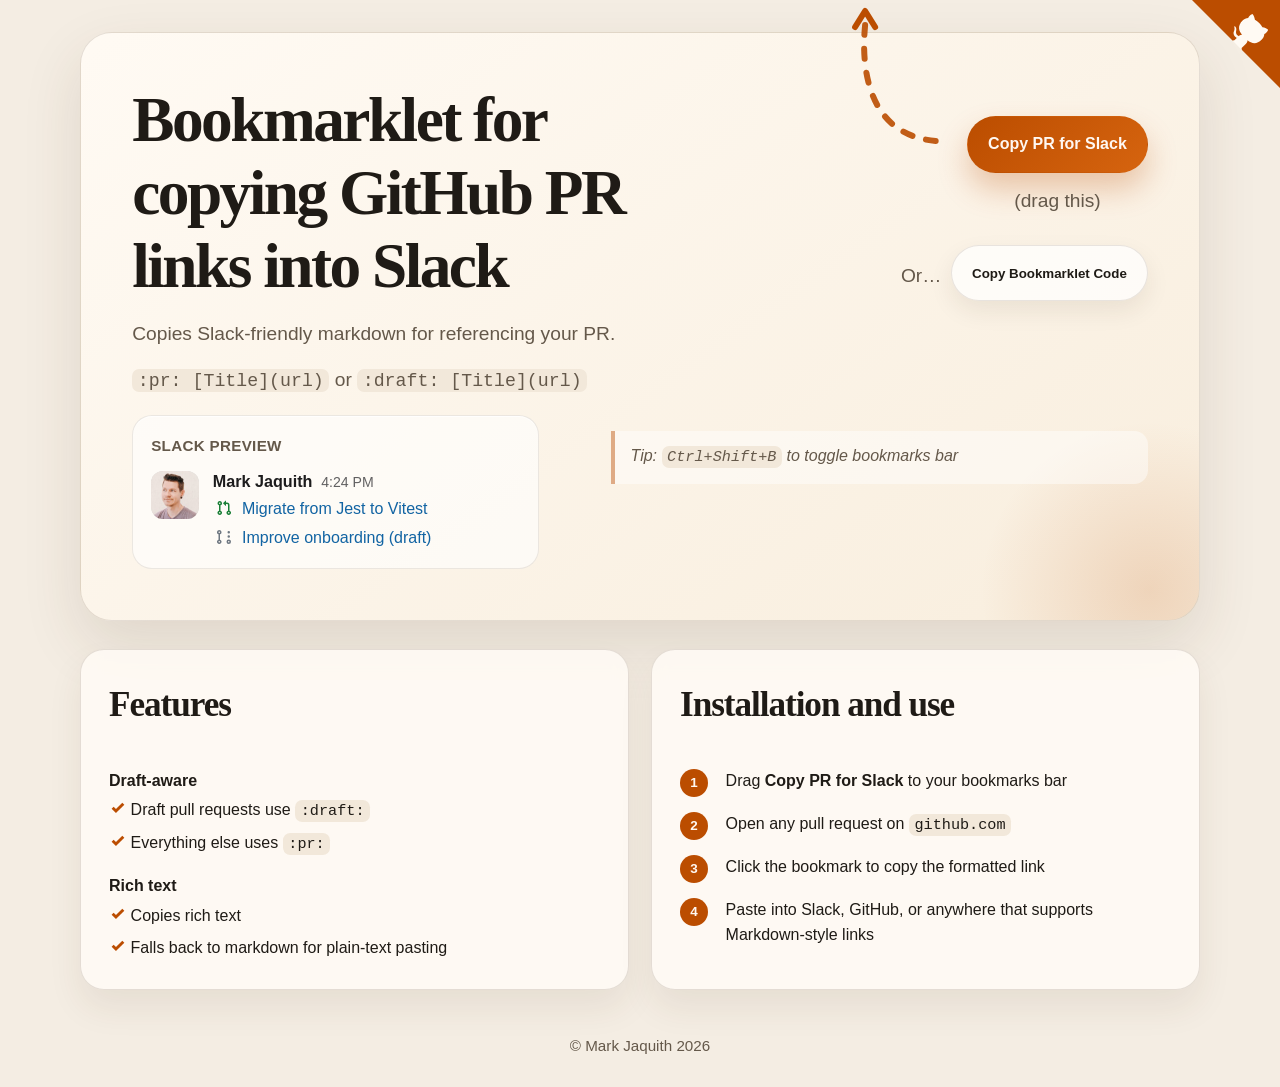
<file: docs/index.html>
<!doctype html>
<html lang="en">
<head>
  <meta charset="utf-8">
  <meta name="viewport" content="width=device-width, initial-scale=1">
  <title>GitHub PR Slack Copy</title>
  <meta name="description" content="Install a bookmarklet that turns the current GitHub pull request into a Slack-friendly link.">
  <meta name="color-scheme" content="light only">
  <link rel="canonical" href="https://markjaquith.github.io/github-pr-slack-copy/">
  <meta property="og:title" content="GitHub PR Slack Copy">
  <meta property="og:description" content="Drag the bookmarklet to your bookmarks bar, then click it on any GitHub pull request page.">
  <meta property="og:type" content="website">
  <meta property="og:url" content="https://markjaquith.github.io/github-pr-slack-copy/">
  <meta property="og:image" content="https://markjaquith.github.io/github-pr-slack-copy/assets/social-share.png">
  <meta property="og:image:type" content="image/png">
  <meta property="og:image:width" content="1200">
  <meta property="og:image:height" content="630">
  <meta property="og:image:alt" content="Bookmarklet for copying GitHub PR links into Slack. Copies Slack-friendly markdown for referencing your PR.">
  <meta name="twitter:card" content="summary_large_image">
  <meta name="twitter:title" content="GitHub PR Slack Copy">
  <meta name="twitter:description" content="Drag the bookmarklet to your bookmarks bar, then click it on any GitHub pull request page.">
  <meta name="twitter:image" content="https://markjaquith.github.io/github-pr-slack-copy/assets/social-share.png">
  <meta name="twitter:image:alt" content="Bookmarklet for copying GitHub PR links into Slack. Copies Slack-friendly markdown for referencing your PR.">
  <style>
:root {
      --bg: #f7f1e8;
      --bg-accent: #efe2cf;
      --surface: rgba(255, 251, 245, 0.88);
      --surface-strong: #fffdf8;
      --text: #1f1b16;
      --muted: #64584a;
      --border: rgba(74, 54, 33, 0.14);
      --shadow: 0 24px 60px rgba(72, 47, 24, 0.12);
      --accent: #bb4d00;
      --accent-strong: #923600;
      --accent-soft: #fff0e4;
      --success: #23593d;
      --code-bg: #f2e8da;
      --max: 1120px;
      --radius: 24px;
      --radius-sm: 16px;
      --sans: "Avenir Next", "Segoe UI", sans-serif;
      --display: "Iowan Old Style", "Palatino Linotype", "Book Antiqua", serif;
    }

    * { box-sizing: border-box; }
    html {
      scroll-behavior: smooth;
      background: #f4ede3;
    }
    body {
      margin: 0;
      min-height: 100vh;
      font-family: var(--sans);
      color: var(--text);
      background: #f4ede3;
      line-height: 1.55;
    }

    a { color: inherit; }
    img { display: block; max-width: 100%; }
    code {
      font-family: "SFMono-Regular", "Menlo", monospace;
      font-size: 0.95em;
      background: var(--code-bg);
      border-radius: 0.45rem;
      padding: 0.12rem 0.35rem;
    }

    .page {
      width: min(calc(100% - 2rem), var(--max));
      min-height: 100vh;
      min-height: 100dvh;
      margin: 0 auto;
      padding: 32px 0 16px;
      display: flex;
      flex-direction: column;
    }

    .github-corner {
      position: fixed;
      top: 0;
      right: 0;
      z-index: 5;
      color: #fffaf3;
    }

    .github-corner svg {
      display: block;
      width: 88px;
      height: 88px;
    }

    .github-corner .octo-arm {
      transform-origin: 130px 106px;
    }

    .github-corner:hover .octo-arm,
    .github-corner:focus-visible .octo-arm {
      animation: octocat-wave 560ms ease-in-out;
    }

    .hero {
      position: relative;
      overflow: hidden;
      padding: clamp(28px, 4vw, 56px);
      border: 1px solid var(--border);
      border-radius: calc(var(--radius) + 8px);
      background: linear-gradient(145deg, rgba(255, 250, 244, 0.96), rgba(248, 237, 221, 0.96));
      box-shadow: var(--shadow);
    }

    .hero::after {
      content: "";
      position: absolute;
      inset: auto -120px -140px auto;
      width: 340px;
      height: 340px;
      border-radius: 999px;
      background: radial-gradient(circle, rgba(187, 77, 0, 0.16), transparent 70%);
      pointer-events: none;
    }

    .hero-grid {
      position: relative;
      display: grid;
      gap: 22px;
      align-items: start;
      grid-template-areas:
        "intro"
        "actions"
        "note"
        "preview";
      z-index: 1;
    }

    .hero-arrow-layer {
      position: absolute;
      top: 0;
      left: 0;
      width: 100%;
      pointer-events: none;
      z-index: 4;
    }

    .hero-intro {
      grid-area: intro;
      position: relative;
      z-index: 2;
      max-width: 42rem;
    }

    .hero-actions {
      grid-area: actions;
      position: relative;
      z-index: 2;
      display: grid;
      align-content: start;
      justify-items: start;
      gap: 0.8rem;
      min-height: 100%;
    }

    .hero h1 {
      margin: 0;
      font-family: var(--display);
      font-size: clamp(2.4rem, 6vw, 4.4rem);
      line-height: 1.15;
      letter-spacing: -0.04em;
    }

    .hero p {
      max-width: 48rem;
      margin: 1rem 0 0;
      font-size: clamp(1.05rem, 2vw, 1.2rem);
      color: var(--muted);
    }

    .cta-row {
      display: flex;
      flex-direction: column;
      align-items: flex-start;
      gap: 14px;
      margin-top: 0;
    }

    .bookmarklet-stack {
      display: flex;
      flex-direction: column;
      align-items: center;
      gap: 0.02rem;
    }

    .drag-note {
      margin: 0;
      font-size: 0.78rem;
      color: #b9afa3;
      text-align: center;
      transform: translateY(-4px);
    }

    .copy-row {
      display: flex;
      align-items: center;
      gap: 0.6rem;
      margin-top: 0.75rem;
    }

    .copy-label {
      margin: 0;
      font-size: 0.92rem;
      color: #b9afa3;
      transform: translateY(-6px);
    }

    .bookmarklet-link,
    .button {
      display: inline-flex;
      align-items: center;
      justify-content: center;
      min-height: 56px;
      padding: 0.95rem 1.25rem;
      border: 1px solid transparent;
      border-radius: 999px;
      text-decoration: none;
      font-weight: 700;
      transition: transform 180ms ease, box-shadow 180ms ease, background 180ms ease;
    }

    .bookmarklet-link {
      background: linear-gradient(135deg, var(--accent) 0%, #d6640f 100%);
      color: #fff8f2;
      box-shadow: 0 16px 30px rgba(187, 77, 0, 0.28);
      cursor: grab;
    }

    .button {
      background: rgba(255, 255, 255, 0.72);
      color: var(--text);
      border-color: rgba(74, 54, 33, 0.12);
      box-shadow: 0 10px 24px rgba(50, 34, 16, 0.08);
      cursor: pointer;
    }

    .bookmarklet-link:hover,
    .bookmarklet-link:focus-visible,
    .button:hover,
    .button:focus-visible {
      transform: translateY(-2px);
    }

    .bookmarklet-link:focus-visible,
    .button:focus-visible {
      outline: 3px solid rgba(187, 77, 0, 0.25);
      outline-offset: 3px;
    }

    .note {
      grid-area: note;
      margin: 0;
      padding: 0.85rem 1rem;
      border-left: 4px solid rgba(187, 77, 0, 0.45);
      border-radius: 0 14px 14px 0;
      background: rgba(255, 255, 255, 0.46);
      color: var(--muted);
      font-size: 0.92rem;
      font-style: italic;
    }

    .hero p.note {
      font-size: 1rem;
    }

    .slack-preview {
      grid-area: preview;
      margin: 0;
      padding: 18px;
      border: 1px solid rgba(74, 54, 33, 0.1);
      border-radius: 20px;
      background: rgba(255, 255, 255, 0.6);
      box-shadow: inset 0 1px 0 rgba(255, 255, 255, 0.7);
    }

    .slack-preview h2 {
      margin: 0 0 0.85rem;
      font-size: 0.95rem;
      letter-spacing: 0.02em;
      text-transform: uppercase;
      color: var(--muted);
    }

    .slack-layout {
      display: grid;
      grid-template-columns: 48px minmax(0, 1fr);
      column-gap: 0.85rem;
      row-gap: 0.18rem;
      align-items: start;
    }

    .slack-meta {
      display: contents;
    }

    .slack-avatar {
      grid-column: 1;
      grid-row: 1 / span 3;
      width: 48px;
      height: 48px;
      border-radius: 12px;
      background: #e7e7e7;
      overflow: hidden;
      flex: 0 0 48px;
      box-shadow: inset 0 0 0 1px rgba(74, 54, 33, 0.08);
    }

    .slack-avatar svg {
      width: 100%;
      height: 100%;
      display: block;
    }

    .slack-avatar img {
      width: 100%;
      height: 100%;
      display: block;
      object-fit: cover;
    }

    .slack-meta-line {
      grid-column: 2;
      grid-row: 1;
      display: flex;
      align-items: baseline;
      gap: 0.55rem;
      min-width: 0;
      padding-top: 0.08rem;
    }

    .slack-name {
      font-size: 1.01rem;
      line-height: 1.1;
      font-weight: 700;
      color: #1d1c1d;
    }

    .slack-time {
      font-size: 0.88rem;
      color: #616061;
    }

    .slack-line {
      grid-column: 2;
      display: flex;
      align-items: flex-start;
      gap: 0.45rem;
      padding: 0.08rem 0;
      min-width: 0;
    }

    .slack-line + .slack-line {
      margin-top: 0.05rem;
    }

    .slack-line.is-pr {
      grid-row: 2;
    }

    .slack-line.is-draft {
      grid-row: 3;
    }

    .slack-emoji {
      display: inline-flex;
      align-items: center;
      justify-content: center;
      width: 22px;
      height: 22px;
      flex: 0 0 22px;
      color: #1a7f37;
      margin-top: 0.02rem;
      transform: translateY(-1px);
    }

    .slack-emoji.is-draft {
      color: #6e7781;
    }

    .slack-emoji svg {
      width: 16px;
      height: 16px;
      display: block;
      fill: currentColor;
    }

    .slack-link {
      color: #1264a3;
      font-size: 1rem;
      line-height: 1.35;
      text-decoration: none;
      white-space: nowrap;
      overflow: hidden;
      text-overflow: ellipsis;
    }

    .hero-arrow {
      width: 100%;
      height: 100%;
      overflow: visible;
      display: none;
    }

    #hero-arrow-path {
      fill: none;
      stroke: var(--accent);
      stroke-width: 6;
      stroke-linecap: round;
      stroke-linejoin: round;
      stroke-dasharray: 10 14;
      opacity: 0.9;
    }

    #hero-arrow-head {
      fill: none;
      stroke: var(--accent);
      stroke-width: 6;
      stroke-linecap: round;
      stroke-linejoin: round;
    }

    .section-grid {
      display: grid;
      gap: 22px;
      margin-top: 28px;
    }

    .card {
      padding: clamp(20px, 3vw, 28px);
      border: 1px solid var(--border);
      border-radius: var(--radius);
      background: var(--surface);
      box-shadow: 0 18px 34px rgba(79, 56, 29, 0.08);
      backdrop-filter: blur(10px);
      min-width: 0;
    }

    .card h2,
    .card h3 {
      margin: 0 0 0.85rem;
      font-family: var(--display);
      letter-spacing: -0.03em;
    }

    .card h2 { font-size: clamp(1.65rem, 4vw, 2.2rem); }
    .card h3 { font-size: 1.25rem; }

    .steps {
      counter-reset: steps;
      margin: 0;
      padding: 0;
      list-style: none;
    }

    .steps li {
      position: relative;
      min-height: 2rem;
      padding-left: 2.85rem;
    }

    .steps li::before {
      content: counter(steps);
      counter-increment: steps;
      position: absolute;
      top: 0;
      left: 0;
      display: inline-flex;
      align-items: center;
      justify-content: center;
      width: 1.75rem;
      height: 1.75rem;
      border-radius: 999px;
      background: var(--accent);
      color: #fff8f2;
      font-weight: 600;
      font-size: 0.84rem;
      line-height: 1;
    }

    .steps li + li { margin-top: 0.7rem; }

    .detail-list {
      display: grid;
      gap: 18px;
    }

    .detail strong {
      display: block;
      margin-bottom: 0.2rem;
    }

    .detail ul {
      margin: 0.3rem 0 0;
      padding: 0;
      list-style: none;
    }

    .detail li {
      position: relative;
      padding-left: 1.35rem;
    }

    .detail li + li {
      margin-top: 0.45rem;
    }

    .detail li::before {
      content: "";
      position: absolute;
      top: 0.08rem;
      left: 0;
      width: 1.12rem;
      height: 1.12rem;
      background: no-repeat center / contain;
      background-image: url("data:image/svg+xml,%3Csvg xmlns='http://www.w3.org/2000/svg' viewBox='0 0 16 16'%3E%3Cpath fill='%23bb4d00' d='M6.2 12.5 2.35 8.65 4.15 6.85 6.2 8.9 11.8 3.3l1.8 1.8z'/%3E%3C/svg%3E");
    }

    .status {
      min-height: 1.4rem;
      margin: 0;
      color: var(--success);
      font-weight: 600;
    }

    .footer {
      margin-top: auto;
      padding-top: 44px;
      text-align: center;
      color: var(--muted);
      font-size: 0.95rem;
    }

    @media (max-width: 639px) {
      .page {
        width: min(calc(100% - 1rem), var(--max));
        padding: 16px 0 12px;
      }

      .hero {
        padding: 22px;
        border-radius: 28px;
      }

      .hero-grid {
        gap: 16px;
      }

      .hero h1 {
        font-size: clamp(1.9rem, 11vw, 2.85rem);
      }

      .note {
        margin-top: 0.15rem;
      }

      .cta-row {
        flex-direction: column;
        width: 100%;
        gap: 8px;
      }

      .bookmarklet-stack {
        width: 100%;
        align-items: stretch;
      }

      .bookmarklet-link,
      .button {
        width: 100%;
      }

      .copy-row {
        width: 100%;
        flex-direction: column;
        align-items: stretch;
        gap: 0.25rem;
        margin-top: 0.2rem;
      }

      .copy-label {
        text-align: center;
        transform: none;
      }

      .hero-actions {
        justify-items: stretch;
        gap: 0.35rem;
      }

      .drag-note {
        transform: none;
      }

      .card {
        padding: 20px;
      }

      .slack-preview {
        margin-top: 0.1rem;
        padding: 16px;
      }

      .slack-meta {
        align-items: center;
      }

      .slack-name {
        font-size: 0.9rem;
      }

      .slack-time {
        font-size: 0.82rem;
      }

      .slack-line {
        align-items: flex-start;
      }

      .slack-layout {
        grid-template-columns: 40px minmax(0, 1fr);
        column-gap: 0.7rem;
      }

      .slack-link {
        white-space: normal;
      }

    }

    @media (min-width: 640px) and (max-width: 899px) {
      .hero-actions {
        justify-items: center;
        margin-top: 0.9rem;
      }

      .cta-row {
        flex-direction: row;
        align-items: flex-start;
        justify-content: center;
        gap: 20px;
        width: 100%;
      }

      .bookmarklet-stack {
        align-items: center;
      }

      .copy-row {
        margin-top: 0;
        padding-top: 0.1rem;
      }

      .note {
        margin-top: 0;
      }

      .slack-preview {
        margin-top: -0.2rem;
      }

      .hero-actions .status {
        text-align: center;
      }
    }

    @media (min-width: 900px) {
      .hero h1 {
        font-size: clamp(2.16rem, 5.4vw, 3.96rem);
      }

      .hero-grid {
        grid-template-columns: repeat(24, minmax(0, 1fr));
        grid-template-areas: none;
        column-gap: 28px;
        row-gap: 20px;
      }

      .hero-intro {
        grid-column: 1 / 16;
        grid-row: 1;
        padding: 0 4rem 0 0;
      }

      .hero-actions {
        grid-column: 16 / 25;
        grid-row: 1;
        justify-items: end;
        align-self: start;
        padding: 2rem 0 0 1rem;
      }

      .slack-preview {
        grid-column: 1 / 11;
        grid-row: 2;
      }

      .note {
        grid-column: 12 / 25;
        grid-row: 2;
        align-self: start;
        margin-top: 0.35rem;
      }

      .hero-actions .cta-row {
        align-items: flex-end;
      }

      .section-grid {
        grid-template-columns: repeat(2, minmax(0, 1fr));
        grid-template-rows: auto 1fr;
        align-items: start;
      }

      .section-grid > .card {
        display: grid;
        grid-template-rows: subgrid;
        grid-row: span 2;
      }

      .section-grid > .card > .card-body {
        min-height: 100%;
      }

      .hero-arrow {
        display: block;
      }
    }

    @keyframes octocat-wave {
      0%, 100% { transform: rotate(0deg); }
      20%, 60% { transform: rotate(-25deg); }
      40%, 80% { transform: rotate(10deg); }
    }
  </style>
</head>
<body>
  <a class="github-corner" href="https://github.com/markjaquith/github-pr-slack-copy" aria-label="View source on GitHub">
    <svg viewBox="0 0 250 250" aria-hidden="true">
      <path d="M0,0 L115,115 L130,115 L142,142 L250,250 L250,0 Z" fill="var(--accent)"></path>
      <path class="octo-arm" d="M128.3,109.0 C113.8,99.7 119.0,89.6 119.0,89.6 C122.0,82.7 120.5,78.6 120.5,78.6 C119.2,72.0 123.4,76.3 123.4,76.3 C127.3,80.9 125.5,87.3 125.5,87.3 C122.9,97.6 130.6,101.9 134.4,103.2" fill="currentColor"></path>
      <path class="octo-body" d="M115.0,115.0 C114.9,115.1 118.7,116.5 119.8,115.4 L133.7,101.6 C136.9,99.2 139.9,98.4 142.2,98.6 C133.8,88.0 127.5,74.4 143.8,58.0 C148.5,53.4 154.0,51.2 159.7,51.0 C160.3,49.4 163.2,43.6 171.4,40.1 C171.4,40.1 176.1,42.5 178.8,56.2 C183.1,58.6 187.2,61.8 190.9,65.4 C194.5,69.0 197.7,73.2 200.1,77.6 C213.8,80.2 216.3,84.9 216.3,84.9 C212.7,93.1 206.9,96.0 205.4,96.6 C205.1,102.4 203.0,107.8 198.3,112.5 C181.9,128.9 168.3,122.5 157.7,114.1 C157.9,116.9 156.7,120.9 152.7,124.9 L141.0,136.5 C139.8,137.7 141.6,141.9 141.8,141.8 Z" fill="currentColor"></path>
    </svg>
  </a>
  <div class="hero-arrow-layer" aria-hidden="true">
    <svg class="hero-arrow" id="hero-arrow" preserveAspectRatio="none">
      <path id="hero-arrow-path" />
      <path id="hero-arrow-head" />
    </svg>
  </div>
  <main class="page">
    <section class="hero">
      <div class="hero-grid">
        <div class="hero-intro">
          <h1>Bookmarklet for copying GitHub PR links into&nbsp;Slack</h1>
          <p>Copies Slack-friendly markdown for referencing your PR.</p><p><code>:pr: [Title](url)</code> or <code>:draft: [Title](url)</code></p>
        </div>
        <div class="hero-actions">
          <div class="cta-row">
            <div class="bookmarklet-stack">
              <a class="bookmarklet-link" id="bookmarklet-link" href="javascript:function d(e){return e.replace(/\n/g,&quot; &quot;).replace(/\s*#\d+(?:\s*Edit title)?\s*$/,&quot;&quot;).replace(/\s+/g,&quot; &quot;).trim()}var T=[&#39;h1[data-component=&quot;PH_Title&quot;]&#39;,&quot;h1.gh-header-title&quot;,&quot;.js-issue-title&quot;],u=[&#39;span[data-status=&quot;draft&quot;]&#39;,&#39;[data-testid=&quot;issue-state&quot;]&#39;];function f(e){return e?.textContent?.replace(/\s+/g,&quot; &quot;).trim()??&quot;&quot;}function m(e){let r=typeof e===&quot;string&quot;?new URL(e):e;return/^\/[^/]+\/[^/]+\/pull\/\d+(?:\/.*)?$/.test(r.pathname)}function g(e){for(let r of T){let n=e.querySelector(r);if(n&amp;&amp;f(n))return n}return null}function h(e){if(e.querySelector(u[0]))return!0;let n=e.querySelector(u[1]);return/\bdraft\b/i.test(f(n))}(function(){let e=g(document);function r(o,i){let a=document.getElementById(&quot;__bookmarklet_toast__&quot;);if(a)a.remove();let t=document.createElement(&quot;div&quot;);t.id=&quot;__bookmarklet_toast__&quot;,t.textContent=o,Object.assign(t.style,{position:&quot;fixed&quot;,top:&quot;12px&quot;,left:&quot;50%&quot;,transform:&quot;translateX(-50%)&quot;,maxWidth:&quot;720px&quot;,padding:&quot;10px 14px&quot;,background:i?&quot;#d1242f&quot;:&quot;#24292f&quot;,color:&quot;#fff&quot;,fontSize:&quot;13px&quot;,lineHeight:&quot;1.35&quot;,fontFamily:&quot;system-ui,-apple-system,BlinkMacSystemFont,Segoe UI,sans-serif&quot;,borderRadius:&quot;6px&quot;,boxShadow:&quot;0 6px 20px rgba(0,0,0,.25)&quot;,whiteSpace:&quot;pre-wrap&quot;,zIndex:999999,opacity:&quot;0&quot;,transition:&quot;opacity .15s ease&quot;}),document.body.appendChild(t),requestAnimationFrame(()=&gt;t.style.opacity=&quot;1&quot;),setTimeout(()=&gt;{t.style.opacity=&quot;0&quot;,setTimeout(()=&gt;t.remove(),150)},2200)}function n(o){return new Promise((i,a)=&gt;{try{let t=document.createElement(&quot;textarea&quot;);t.value=o,t.setAttribute(&quot;readonly&quot;,&quot;&quot;),Object.assign(t.style,{position:&quot;fixed&quot;,top:&quot;0&quot;,left:&quot;0&quot;,width:&quot;1px&quot;,height:&quot;1px&quot;,opacity:&quot;0&quot;,pointerEvents:&quot;none&quot;}),document.body.appendChild(t),t.select(),t.setSelectionRange(0,t.value.length);let S=document.execCommand(&quot;copy&quot;);if(t.remove(),S)i();else a(Error(&#39;execCommand(&quot;copy&quot;) returned false&#39;))}catch(t){a(t)}})}function l(o){if(navigator.clipboard&amp;&amp;typeof navigator.clipboard.writeText===&quot;function&quot;)return navigator.clipboard.writeText(o);return n(o)}function x(o){let i={&quot;&amp;&quot;:&quot;&amp;amp;&quot;,&quot;&lt;&quot;:&quot;&amp;lt;&quot;,&quot;&gt;&quot;:&quot;&amp;gt;&quot;,&#39;&quot;&#39;:&quot;&amp;quot;&quot;,&quot;&#39;&quot;:&quot;&amp;#39;&quot;};return o.replace(/[&amp;&lt;&gt;&quot;&#39;]/g,(a)=&gt;i[a])}if(!m(location.href)){r(&quot;Open a GitHub pull request page first&quot;,!0);return}if(!e){r(&quot;Could not find the pull request title on this page&quot;,!0);return}let c=h(document)?&quot;:draft:&quot;:&quot;:pr:&quot;,p=d(e.textContent??&quot;&quot;),s=c+&quot; [&quot;+p+&quot;](&quot;+location.href+&quot;)&quot;,b=c+&#39; &lt;a href=&quot;&#39;+location.href+&#39;&quot;&gt;&#39;+x(p)+&quot;&lt;/a&gt;&quot;;async function y(){try{if(navigator.clipboard&amp;&amp;window.ClipboardItem){let o=new ClipboardItem({&quot;text/html&quot;:new Blob([b],{type:&quot;text/html&quot;}),&quot;text/plain&quot;:new Blob([s],{type:&quot;text/plain&quot;})});await navigator.clipboard.write([o]),r(&quot;Copied to clipboard&quot;);return}await l(s),r(&quot;Copied to clipboard&quot;)}catch(o){try{await l(s),r(&quot;Copied to clipboard&quot;)}catch(i){r(&quot;Failed to copy to clipboard&quot;,!0),console.error(i)}}}y()})();" aria-label="Drag Copy PR for Slack to your bookmarks bar">Copy PR for Slack</a>
              <p class="drag-note">(drag this)</p>
            </div>
            <div class="copy-row">
              <p class="copy-label">Or&hellip;</p>
              <button class="button" id="copy-bookmarklet" type="button">Copy Bookmarklet Code</button>
            </div>
          </div>
          <p class="status" id="copy-status" aria-live="polite"></p>
        </div>
        <p class="note" id="bookmarks-tip"></p>
        <div class="slack-preview" aria-label="Slack output preview">
          <h2>Slack Preview</h2>
          <div class="slack-layout">
            <div class="slack-meta">
              <div class="slack-avatar" aria-hidden="true">
                <img src="assets/mark-jaquith-headshot-144.jpg" width="144" height="144" alt="">
              </div>
              <div class="slack-meta-line">
                <span class="slack-name">Mark Jaquith</span>
                <span class="slack-time" id="slack-time"></span>
              </div>
            </div>
            <div class="slack-line is-pr">
              <span class="slack-emoji" aria-hidden="true">
                <svg viewBox="0 0 16 16" aria-hidden="true">
                  <path d="M1.5 3.25a2.25 2.25 0 1 1 3 2.122v5.256a2.251 2.251 0 1 1-1.5 0V5.372A2.25 2.25 0 0 1 1.5 3.25Zm5.677-.177L9.573.677A.25.25 0 0 1 10 .854V2.5h1A2.5 2.5 0 0 1 13.5 5v5.628a2.251 2.251 0 1 1-1.5 0V5a1 1 0 0 0-1-1h-1v1.646a.25.25 0 0 1-.427.177L7.177 3.427a.25.25 0 0 1 0-.354ZM3.75 2.5a.75.75 0 1 0 0 1.5.75.75 0 0 0 0-1.5Zm0 9.5a.75.75 0 1 0 0 1.5.75.75 0 0 0 0-1.5Zm8.25.75a.75.75 0 1 0 1.5 0 .75.75 0 0 0-1.5 0Z"></path>
                </svg>
              </span>
              <span class="slack-link">Migrate from Jest to Vitest</span>
            </div>
            <div class="slack-line is-draft">
              <span class="slack-emoji is-draft" aria-hidden="true">
                <svg viewBox="0 0 16 16" aria-hidden="true">
                  <path d="M3.25 1A2.25 2.25 0 0 1 4 5.372v5.256a2.251 2.251 0 1 1-1.5 0V5.372A2.251 2.251 0 0 1 3.25 1Zm9.5 14a2.25 2.25 0 1 1 0-4.5 2.25 2.25 0 0 1 0 4.5ZM2.5 3.25a.75.75 0 1 0 1.5 0 .75.75 0 0 0-1.5 0ZM3.25 12a.75.75 0 1 0 0 1.5.75.75 0 0 0 0-1.5Zm9.5 0a.75.75 0 1 0 0 1.5.75.75 0 0 0 0-1.5ZM14 7.5a1.25 1.25 0 1 1-2.5 0 1.25 1.25 0 0 1 2.5 0Zm0-4.25a1.25 1.25 0 1 1-2.5 0 1.25 1.25 0 0 1 2.5 0Z"></path>
                </svg>
              </span>
              <span class="slack-link">Improve onboarding (draft)</span>
            </div>
          </div>
        </div>
      </div>
    </section>

    <section class="section-grid" aria-label="Installation details">
      <article class="card">
        <h2>Features</h2>
        <div class="card-body detail-list">
          <div class="detail">
            <strong>Draft-aware</strong>
            <ul>
              <li>Draft pull requests use <code>:draft:</code></li>
              <li>Everything else uses <code>:pr:</code></li>
            </ul>
          </div>
          <div class="detail">
            <strong>Rich text</strong>
            <ul>
              <li>Copies rich text</li>
              <li>Falls back to markdown for plain-text pasting</li>
            </ul>
          </div>
        </div>
      </article>

      <article class="card">
        <h2>Installation and&nbsp;use</h2>
        <ol class="card-body steps">
          <li>Drag <strong>Copy PR for Slack</strong> to your bookmarks bar</li>
          <li>Open any pull request on <code>github.com</code></li>
          <li>Click the bookmark to copy the formatted link</li>
          <li>Paste into Slack, GitHub, or anywhere that supports Markdown-style links</li>
        </ol>
      </article>
    </section>

    <p class="footer">&copy; Mark Jaquith 2026</p>
  </main>

  <script>
const bookmarklet = "javascript:function d(e){return e.replace(/\\n/g,\" \").replace(/\\s*#\\d+(?:\\s*Edit title)?\\s*$/,\"\").replace(/\\s+/g,\" \").trim()}var T=['h1[data-component=\"PH_Title\"]',\"h1.gh-header-title\",\".js-issue-title\"],u=['span[data-status=\"draft\"]','[data-testid=\"issue-state\"]'];function f(e){return e?.textContent?.replace(/\\s+/g,\" \").trim()??\"\"}function m(e){let r=typeof e===\"string\"?new URL(e):e;return/^\\/[^/]+\\/[^/]+\\/pull\\/\\d+(?:\\/.*)?$/.test(r.pathname)}function g(e){for(let r of T){let n=e.querySelector(r);if(n&&f(n))return n}return null}function h(e){if(e.querySelector(u[0]))return!0;let n=e.querySelector(u[1]);return/\\bdraft\\b/i.test(f(n))}(function(){let e=g(document);function r(o,i){let a=document.getElementById(\"__bookmarklet_toast__\");if(a)a.remove();let t=document.createElement(\"div\");t.id=\"__bookmarklet_toast__\",t.textContent=o,Object.assign(t.style,{position:\"fixed\",top:\"12px\",left:\"50%\",transform:\"translateX(-50%)\",maxWidth:\"720px\",padding:\"10px 14px\",background:i?\"#d1242f\":\"#24292f\",color:\"#fff\",fontSize:\"13px\",lineHeight:\"1.35\",fontFamily:\"system-ui,-apple-system,BlinkMacSystemFont,Segoe UI,sans-serif\",borderRadius:\"6px\",boxShadow:\"0 6px 20px rgba(0,0,0,.25)\",whiteSpace:\"pre-wrap\",zIndex:999999,opacity:\"0\",transition:\"opacity .15s ease\"}),document.body.appendChild(t),requestAnimationFrame(()=>t.style.opacity=\"1\"),setTimeout(()=>{t.style.opacity=\"0\",setTimeout(()=>t.remove(),150)},2200)}function n(o){return new Promise((i,a)=>{try{let t=document.createElement(\"textarea\");t.value=o,t.setAttribute(\"readonly\",\"\"),Object.assign(t.style,{position:\"fixed\",top:\"0\",left:\"0\",width:\"1px\",height:\"1px\",opacity:\"0\",pointerEvents:\"none\"}),document.body.appendChild(t),t.select(),t.setSelectionRange(0,t.value.length);let S=document.execCommand(\"copy\");if(t.remove(),S)i();else a(Error('execCommand(\"copy\") returned false'))}catch(t){a(t)}})}function l(o){if(navigator.clipboard&&typeof navigator.clipboard.writeText===\"function\")return navigator.clipboard.writeText(o);return n(o)}function x(o){let i={\"&\":\"&amp;\",\"<\":\"&lt;\",\">\":\"&gt;\",'\"':\"&quot;\",\"'\":\"&#39;\"};return o.replace(/[&<>\"']/g,(a)=>i[a])}if(!m(location.href)){r(\"Open a GitHub pull request page first\",!0);return}if(!e){r(\"Could not find the pull request title on this page\",!0);return}let c=h(document)?\":draft:\":\":pr:\",p=d(e.textContent??\"\"),s=c+\" [\"+p+\"](\"+location.href+\")\",b=c+' <a href=\"'+location.href+'\">'+x(p)+\"</a>\";async function y(){try{if(navigator.clipboard&&window.ClipboardItem){let o=new ClipboardItem({\"text/html\":new Blob([b],{type:\"text/html\"}),\"text/plain\":new Blob([s],{type:\"text/plain\"})});await navigator.clipboard.write([o]),r(\"Copied to clipboard\");return}await l(s),r(\"Copied to clipboard\")}catch(o){try{await l(s),r(\"Copied to clipboard\")}catch(i){r(\"Failed to copy to clipboard\",!0),console.error(i)}}}y()})();";
    const copyButton = document.getElementById("copy-bookmarklet");
    const copyStatus = document.getElementById("copy-status");
    const bookmarksTip = document.getElementById("bookmarks-tip");
    const slackTime = document.getElementById("slack-time");
    const heroArrowLayer = document.querySelector(".hero-arrow-layer");
    const heroArrow = document.getElementById("hero-arrow");
    const heroArrowPath = document.getElementById("hero-arrow-path");
    const heroArrowHead = document.getElementById("hero-arrow-head");
    const bookmarkletLink = document.getElementById("bookmarklet-link");
    let arrowFrame = 0;
    let arrowNeedsUpdate = false;

    function updatePlatformTip() {
      const platform = navigator.userAgentData?.platform || navigator.platform || navigator.userAgent;
      const isMac = /mac/i.test(platform);
      const shortcut = isMac ? "Cmd+Shift+B" : "Ctrl+Shift+B";
      bookmarksTip.innerHTML = "Tip: <code>" + shortcut + "</code> to toggle bookmarks bar";
    }

    function updateSlackTime() {
      const now = new Date();
      slackTime.textContent = now.toLocaleTimeString([], {
        hour: "numeric",
        minute: "2-digit",
      });
    }

    function updateArrow() {
      if (window.innerWidth < 900) {
        heroArrow.style.display = "none";
        return;
      }

      const linkRect = bookmarkletLink.getBoundingClientRect();
      const scrollX = window.scrollX;
      const scrollY = window.scrollY;
      const width = Math.max(1, document.documentElement.clientWidth);
      const height = Math.max(1, document.documentElement.scrollHeight);

      heroArrowLayer.style.height = height + "px";
      heroArrow.setAttribute("viewBox", "0 0 " + width + " " + height);
      heroArrow.style.display = "block";

      const startX = linkRect.left + scrollX - 22;
      const startY = linkRect.top + scrollY + linkRect.height * 0.44;
      const endX = Math.max(24, startX - 80);
      const endY = 11;
      const control1X = startX - 96;
      const control1Y = startY;
      const control2X = endX;
      const control2Y = startY - 112;

      const tangentX = control2X - endX;
      const tangentY = control2Y - endY;
      const tangentLength = Math.hypot(tangentX, tangentY) || 1;
      const unitX = tangentX / tangentLength;
      const unitY = tangentY / tangentLength;
      const normalX = -unitY;
      const normalY = unitX;
      const stemX = endX + unitX * 14;
      const stemY = endY + unitY * 14;
      const headLeftX = endX + unitX * 16 + normalX * 10;
      const headLeftY = endY + unitY * 16 + normalY * 10;
      const headRightX = endX + unitX * 16 - normalX * 10;
      const headRightY = endY + unitY * 16 - normalY * 10;

      const path = "M " + stemX + " " + stemY + " C " + control2X + " " + control2Y + ", " + control1X + " " + control1Y + ", " + startX + " " + startY;
      const headPath = "M " + headLeftX + " " + headLeftY + " L " + endX + " " + endY + " L " + headRightX + " " + headRightY;

      heroArrowPath.setAttribute("d", path);
      heroArrowHead.setAttribute("d", headPath);
    }

    function flushArrowUpdate() {
      arrowFrame = 0;
      updateArrow();

      if (arrowNeedsUpdate) {
        arrowNeedsUpdate = false;
        scheduleArrowUpdate();
      }
    }

    function scheduleArrowUpdate() {
      arrowNeedsUpdate = true;

      if (arrowFrame) {
        return;
      }

      arrowFrame = requestAnimationFrame(flushArrowUpdate);
    }

    function setStatus(message, isError) {
      copyStatus.textContent = message;
      copyStatus.style.color = isError ? "#a11d2d" : "var(--success)";
    }

    async function copyBookmarklet() {
      try {
        if (navigator.clipboard && typeof navigator.clipboard.writeText === "function") {
          await navigator.clipboard.writeText(bookmarklet);
        } else {
          const input = document.createElement("textarea");
          input.value = bookmarklet;
          input.setAttribute("readonly", "");
          input.style.position = "absolute";
          input.style.left = "-9999px";
          document.body.appendChild(input);
          input.select();
          document.execCommand("copy");
          input.remove();
        }

        setStatus("Bookmarklet code copied.", false);
      } catch (_error) {
        setStatus("Copy failed. Drag the bookmarklet instead.", true);
      }
    }

    updatePlatformTip();
    updateSlackTime();
    scheduleArrowUpdate();
    copyButton.addEventListener("click", copyBookmarklet);
    window.addEventListener("resize", scheduleArrowUpdate);
    if (window.visualViewport) {
      window.visualViewport.addEventListener("resize", scheduleArrowUpdate);
    }
    if (typeof ResizeObserver === "function") {
      const arrowResizeObserver = new ResizeObserver(scheduleArrowUpdate);
      arrowResizeObserver.observe(document.documentElement);
      arrowResizeObserver.observe(bookmarkletLink);
    }
    window.addEventListener("load", scheduleArrowUpdate);
    window.setInterval(updateSlackTime, 5000);
  </script>
</body>
</html>
</file>
